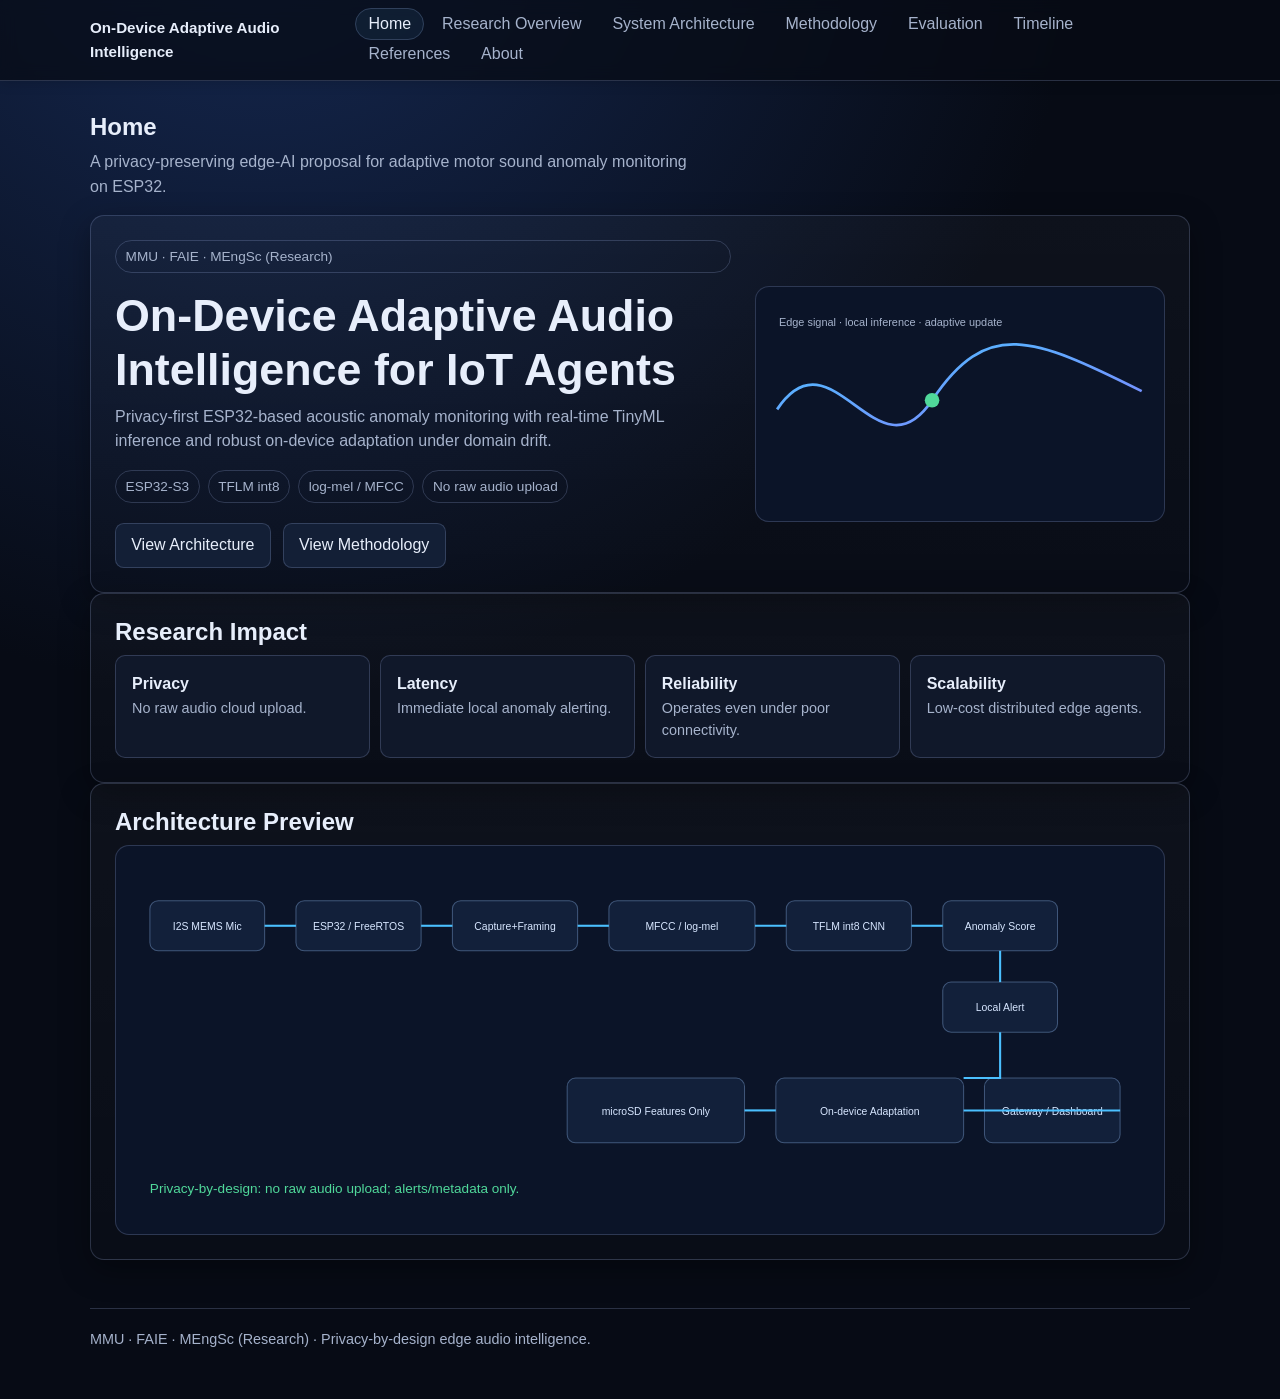
<file: index.html>
<!doctype html>
<html lang="en">
  <head>
    <meta charset="UTF-8" />
    <meta name="viewport" content="width=device-width, initial-scale=1" />
    <meta name="description" content="On-Device Adaptive Audio Intelligence for IoT Agents - MMU MEngSc Research Proposal" />
    <title>On-Device Adaptive Audio Intelligence for IoT Agents</title>
    <link rel="stylesheet" href="./src/styles/tokens.css" />
    <link rel="stylesheet" href="./src/styles/base.css" />
    <link rel="stylesheet" href="./src/styles/layout.css" />
    <link rel="stylesheet" href="./src/styles/components.css" />
    <link rel="stylesheet" href="./src/styles/animations.css" />
    <link rel="stylesheet" href="./src/styles/pages.css" />
  </head>
  <body>
    <a class="skip-link" href="#main-content">Skip to main content</a>
    <div id="app" data-js-enabled="false">
      <header class="shell-header">
        <h1>On-Device Adaptive Audio Intelligence for IoT Agents</h1>
        <p>Academic research proposal website. If JavaScript is disabled, use direct section links below.</p>
        <nav aria-label="Fallback navigation">
          <ul>
            <li><a href="#/home">Home</a></li>
            <li><a href="#/research">Research</a></li>
            <li><a href="#/system">System</a></li>
            <li><a href="#/methodology">Methodology</a></li>
            <li><a href="#/evaluation">Evaluation</a></li>
            <li><a href="#/timeline">Timeline</a></li>
            <li><a href="#/references">References</a></li>
            <li><a href="#/about">About</a></li>
          </ul>
        </nav>
      </header>
      <main id="main-content" tabindex="-1">
        <section class="panel">
          <h2>Loading application…</h2>
          <p>Please enable JavaScript for the full interactive SPA experience.</p>
        </section>
      </main>
    </div>
    <noscript>
      <section class="noscript-notice" role="status">
        <h2>JavaScript Disabled</h2>
        <p>The core research summary is still visible, but route transitions, diagrams, and interactive modules require JavaScript.</p>
      </section>
    </noscript>
    <script type="module" src="./src/app/bootstrap.js"></script>
  </body>
</html>
</file>
<file: src/styles/tokens.css>
:root {
  --bg: #070b15;
  --panel: #10182a;
  --panel-2: #131f36;
  --text: #e7eefb;
  --text-muted: #a6b3cc;
  --accent: #4bc0ff;
  --accent-2: #7f87ff;
  --ok: #50d89a;
  --warn: #f3be58;
  --border: rgba(180, 198, 255, 0.2);
  --border-strong: rgba(180, 198, 255, 0.34);
  --shadow: 0 10px 30px rgba(0, 0, 0, 0.35);
  --header-bg: rgba(7, 11, 21, 0.74);
  --header-bg-scrolled: rgba(7, 11, 21, 0.86);
  --header-border: var(--border);
  --header-border-scrolled: var(--border-strong);
  --header-shadow: 0 2px 12px rgba(0, 0, 0, 0.16);
  --header-shadow-scrolled: 0 8px 22px rgba(0, 0, 0, 0.24);
  --radius: 14px;
  --radius-sm: 10px;
  --space-1: 0.25rem;
  --space-2: 0.5rem;
  --space-3: 0.75rem;
  --space-4: 1rem;
  --space-5: 1.5rem;
  --space-6: 2rem;
  --space-7: 3rem;
  --container: 1100px;
  --fast: 180ms;
  --base: 320ms;
  --ease: cubic-bezier(0.22, 0.61, 0.36, 1);
}
</file>
<file: src/styles/base.css>
* { box-sizing: border-box; }
html, body { margin: 0; padding: 0; background: radial-gradient(circle at 20% -10%, #162a55 0, var(--bg) 45%); color: var(--text); font-family: Inter, Segoe UI, Roboto, Helvetica, Arial, sans-serif; }
body { min-height: 100vh; line-height: 1.55; }
a { color: var(--accent); text-decoration: none; }
a:hover { text-decoration: underline; }
:focus-visible { outline: 2px solid var(--accent); outline-offset: 2px; }
.skip-link { position: absolute; left: -9999px; top: 1rem; }
.skip-link:focus-visible { left: 1rem; background: var(--panel); padding: .5rem .75rem; border-radius: .4rem; }
h1,h2,h3 { line-height: 1.2; margin: 0 0 .5rem; }
p { margin: 0 0 1rem; color: var(--text-muted); }
ul { margin: 0; padding-left: 1.25rem; }
main { display: block; }
</file>
<file: src/styles/layout.css>
:root {
  --header-height-collapsed: 4rem;
  --header-height-expanded: 17rem;
  --header-height: var(--header-height-collapsed);
  --header-offset: var(--header-height-collapsed);
}

.site-shell { min-height: 100vh; display: grid; grid-template-rows: auto 1fr auto; }
html { scroll-padding-top: calc(var(--header-offset) + var(--space-2)); }
.site-header { position: sticky; top: 0; z-index: 20; min-height: var(--header-height); backdrop-filter: blur(8px); background: var(--header-bg); border-bottom: 1px solid var(--header-border); box-shadow: var(--header-shadow); transition: background-color var(--fast) var(--ease), box-shadow var(--fast) var(--ease), border-color var(--fast) var(--ease); }
.site-header.is-scrolled { background: var(--header-bg-scrolled); border-bottom-color: var(--header-border-scrolled); box-shadow: var(--header-shadow-scrolled); }
.site-header[data-menu-open='true'] { --header-height: var(--header-height-expanded); }
.site-header-inner, .site-footer, .page-container { width: min(100% - 2rem, var(--container)); margin-inline: auto; }
.site-header-inner { display: flex; flex-wrap: nowrap; align-items: center; justify-content: space-between; min-height: var(--header-height-collapsed); padding: .8rem 0; gap: .8rem; }
.brand { font-size: .95rem; font-weight: 600; }
.page-container { padding: var(--space-6) 0 var(--space-7); }
.page-container :where(section, [id]) { scroll-margin-top: calc(var(--header-offset) + var(--space-3)); }
.site-footer { padding: 1.2rem 0 2rem; border-top: 1px solid var(--border); color: var(--text-muted); font-size: .9rem; }
.grid { display: grid; gap: var(--space-4); }
.grid.cols-2 { grid-template-columns: 1fr; }

@media (max-width: 859px){
  .site-header-inner { flex-wrap: wrap; }
  .brand { flex: 1 1 auto; min-width: 0; }
}

@media (min-width: 860px){
  :root {
    --header-height-collapsed: 4.5rem;
    --header-height-expanded: 4.5rem;
  }
  .site-header-inner { flex-wrap: nowrap; }
  .grid.cols-2 { grid-template-columns: repeat(2,minmax(0,1fr)); }
}
</file>
<file: src/styles/components.css>
.nav-list { list-style: none; display: flex; flex-wrap: wrap; gap: .3rem; margin: 0; padding: 0; }
.nav-link { padding: .4rem .75rem; border-radius: 999px; color: var(--text-muted); border: 1px solid transparent; transition: all var(--fast) var(--ease); }
.nav-link:hover, .nav-link[aria-current='page'], .nav-link.is-active { color: var(--text); border-color: var(--border); background: rgba(75,192,255,.08); text-decoration: none; }
.site-nav { margin-left: auto; }
.nav-toggle { display: none; border: 1px solid var(--border); background: var(--panel-2); color: var(--text); border-radius: .55rem; padding: .4rem .65rem; line-height: 1; cursor: pointer; }
.nav-toggle:focus-visible, .nav-link:focus-visible { outline: 2px solid var(--accent); outline-offset: 2px; }
.sr-only { position: absolute; width: 1px; height: 1px; padding: 0; margin: -1px; overflow: hidden; clip: rect(0, 0, 0, 0); white-space: nowrap; border: 0; }
.panel { background: linear-gradient(180deg, rgba(255,255,255,.03), rgba(255,255,255,.01)); border: 1px solid var(--border); border-radius: var(--radius); box-shadow: var(--shadow); padding: var(--space-5); }
.hero { display: grid; gap: var(--space-5); align-items: center; }
@media(min-width:900px){ .hero { grid-template-columns: 1.2fr .8fr; } }
.hero-title { font-size: clamp(1.8rem, 3.5vw, 3rem); }
.badges { display:flex; flex-wrap:wrap; gap:.5rem; margin:.75rem 0 1.25rem; }
.badge { padding:.3rem .6rem; border-radius:999px; border:1px solid var(--border); color:var(--text-muted); font-size:.85rem; }
.cta-row { display:flex; flex-wrap:wrap; gap:.75rem; }
.btn { border:1px solid var(--border); background:var(--panel-2); color:var(--text); padding:.58rem .95rem; border-radius:.55rem; cursor:pointer; transition: transform var(--fast) var(--ease), border-color var(--fast); }
.btn:hover { transform: translateY(-2px); border-color: rgba(127,135,255,.7); }
.card { background: var(--panel); border: 1px solid var(--border); border-radius: var(--radius-sm); padding: 1rem; transition: transform var(--fast) var(--ease), border-color var(--fast) var(--ease); }
.card:hover { transform: translateY(-4px); border-color: rgba(75,192,255,.6); }
.impact-strip { display:grid; grid-template-columns:repeat(2,minmax(0,1fr)); gap:.6rem; }
@media(min-width:760px){ .impact-strip { grid-template-columns:repeat(4,minmax(0,1fr)); } }
.kv { font-size:.9rem; color:var(--text-muted); }
.kv strong{ color:var(--text); display:block; font-size:1rem; }
.route-shell { opacity: 1; transform: translateY(0); }
.route-shell.is-entering { opacity: 0; transform: translateY(10px); }
.gantt-row { display:grid; grid-template-columns: 130px 1fr; gap:.75rem; align-items:center; }
.gantt-track { background:#0b1324; border:1px solid var(--border); border-radius:999px; padding:4px; position:relative; height:26px; }
.gantt-bar { position:absolute; top:4px; bottom:4px; border-radius:999px; background: linear-gradient(90deg,var(--accent),var(--accent-2)); }
.ref-list li { margin-bottom: .8rem; }

@media (max-width: 859px){
  .nav-toggle { display: inline-flex; align-items: center; justify-content: center; }
  .site-nav { width: 100%; margin-left: 0; }
  .site-nav[hidden] { display: none; }
  .site-header[data-menu-open='true'] .site-nav {
    display: block;
    margin-top: .35rem;
    padding: .55rem;
    border: 1px solid var(--border);
    border-radius: .75rem;
    background: rgba(7,11,21,.94);
    backdrop-filter: blur(12px);
  }
  .site-header .nav-list { flex-direction: column; flex-wrap: nowrap; align-items: stretch; gap: .35rem; }
  .site-header .nav-link { display: block; width: 100%; white-space: nowrap; text-align: left; }
}

@media (min-width: 860px){
  .site-nav { display: block !important; }
  .site-nav[hidden] { display: block !important; }
}
</file>
<file: src/styles/animations.css>
[data-reveal] { opacity: 0; transform: translateY(8px); }
[data-reveal].in { opacity: 1; transform: translateY(0); transition: opacity var(--base) var(--ease), transform var(--base) var(--ease); }
@media (prefers-reduced-motion: reduce) {
  *, *::before, *::after { animation-duration: 1ms !important; transition-duration: 1ms !important; }
}
</file>
<file: src/styles/pages.css>
.hero-visual, .diagram-wrap { border:1px solid var(--border); border-radius: var(--radius); background: #0b1428; padding: .8rem; }
.page-lead { max-width: 68ch; }
.matrix { display:grid; gap:.75rem; grid-template-columns: 1fr; }
@media(min-width:900px){ .matrix { grid-template-columns: repeat(3,minmax(0,1fr)); } }
.inline-code { font-family: ui-monospace, SFMono-Regular, Menlo, Consolas, monospace; color: #9ad4ff; }
</file>
